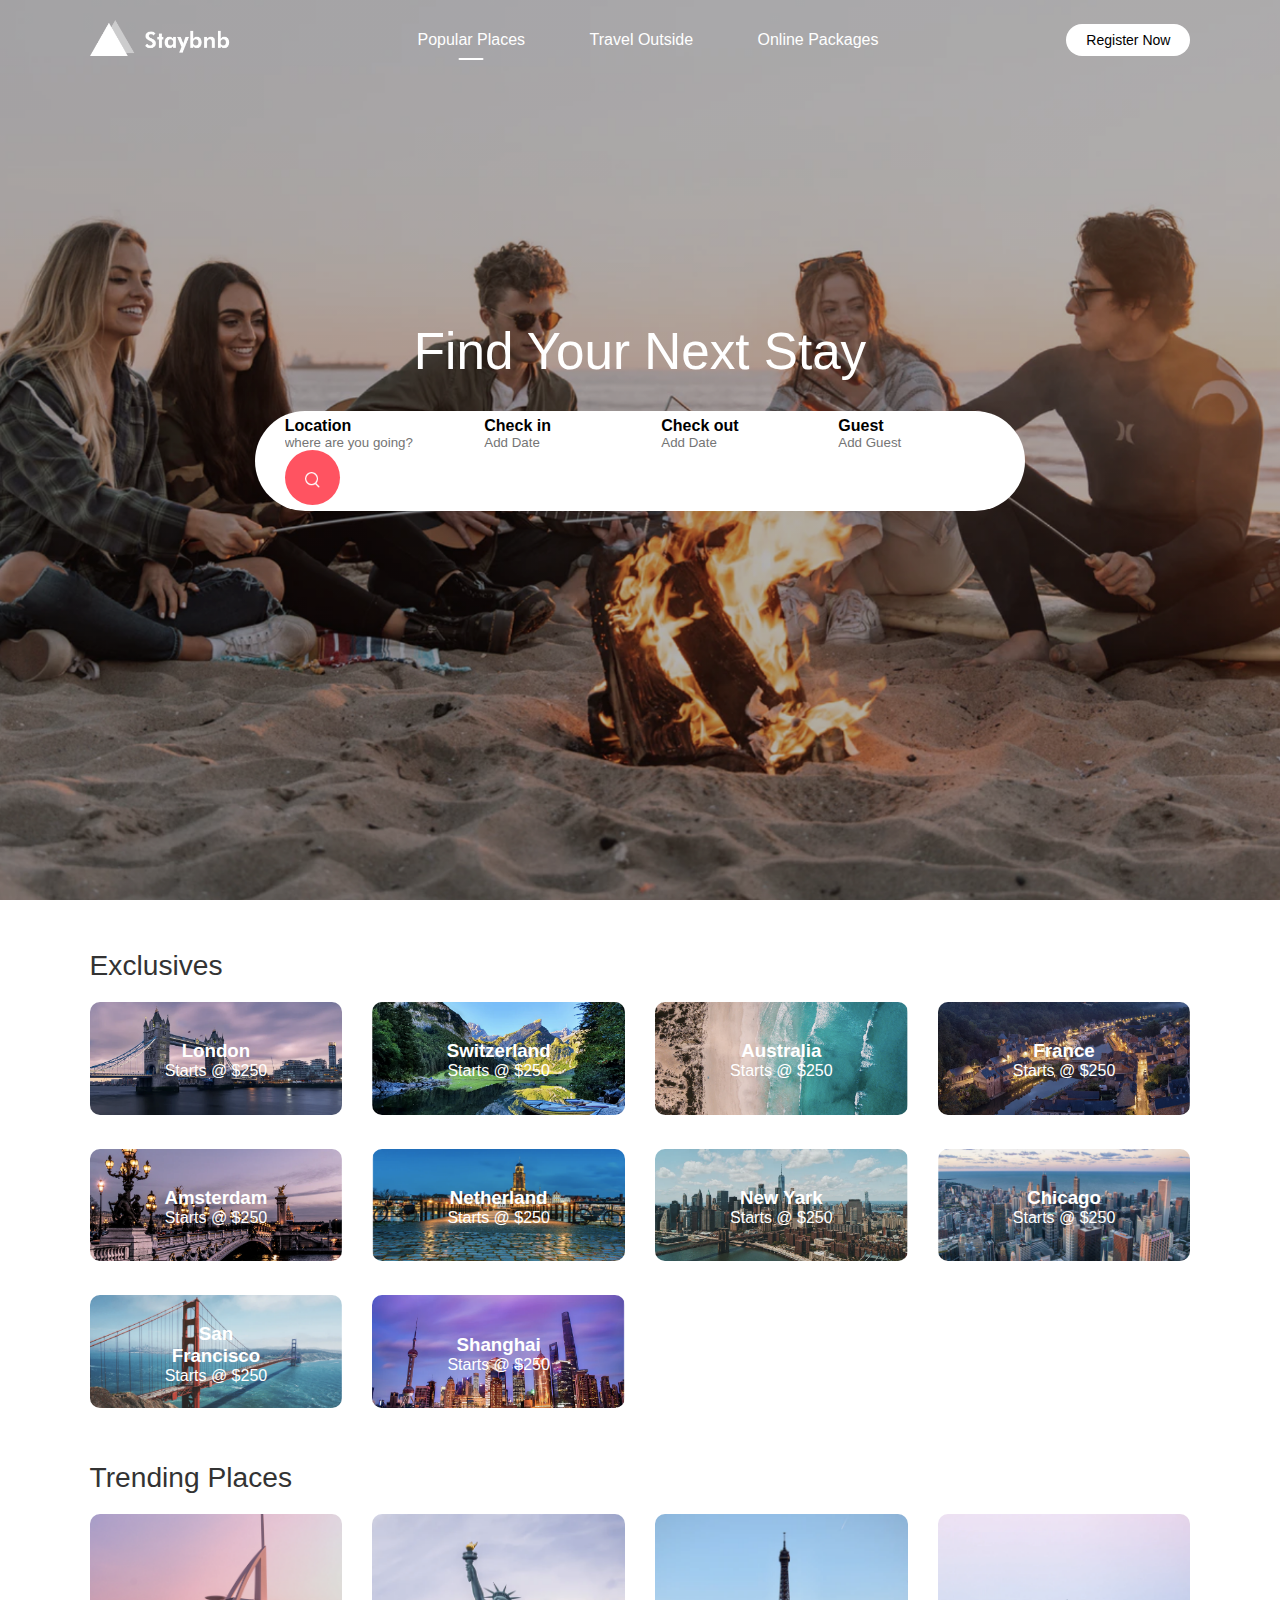
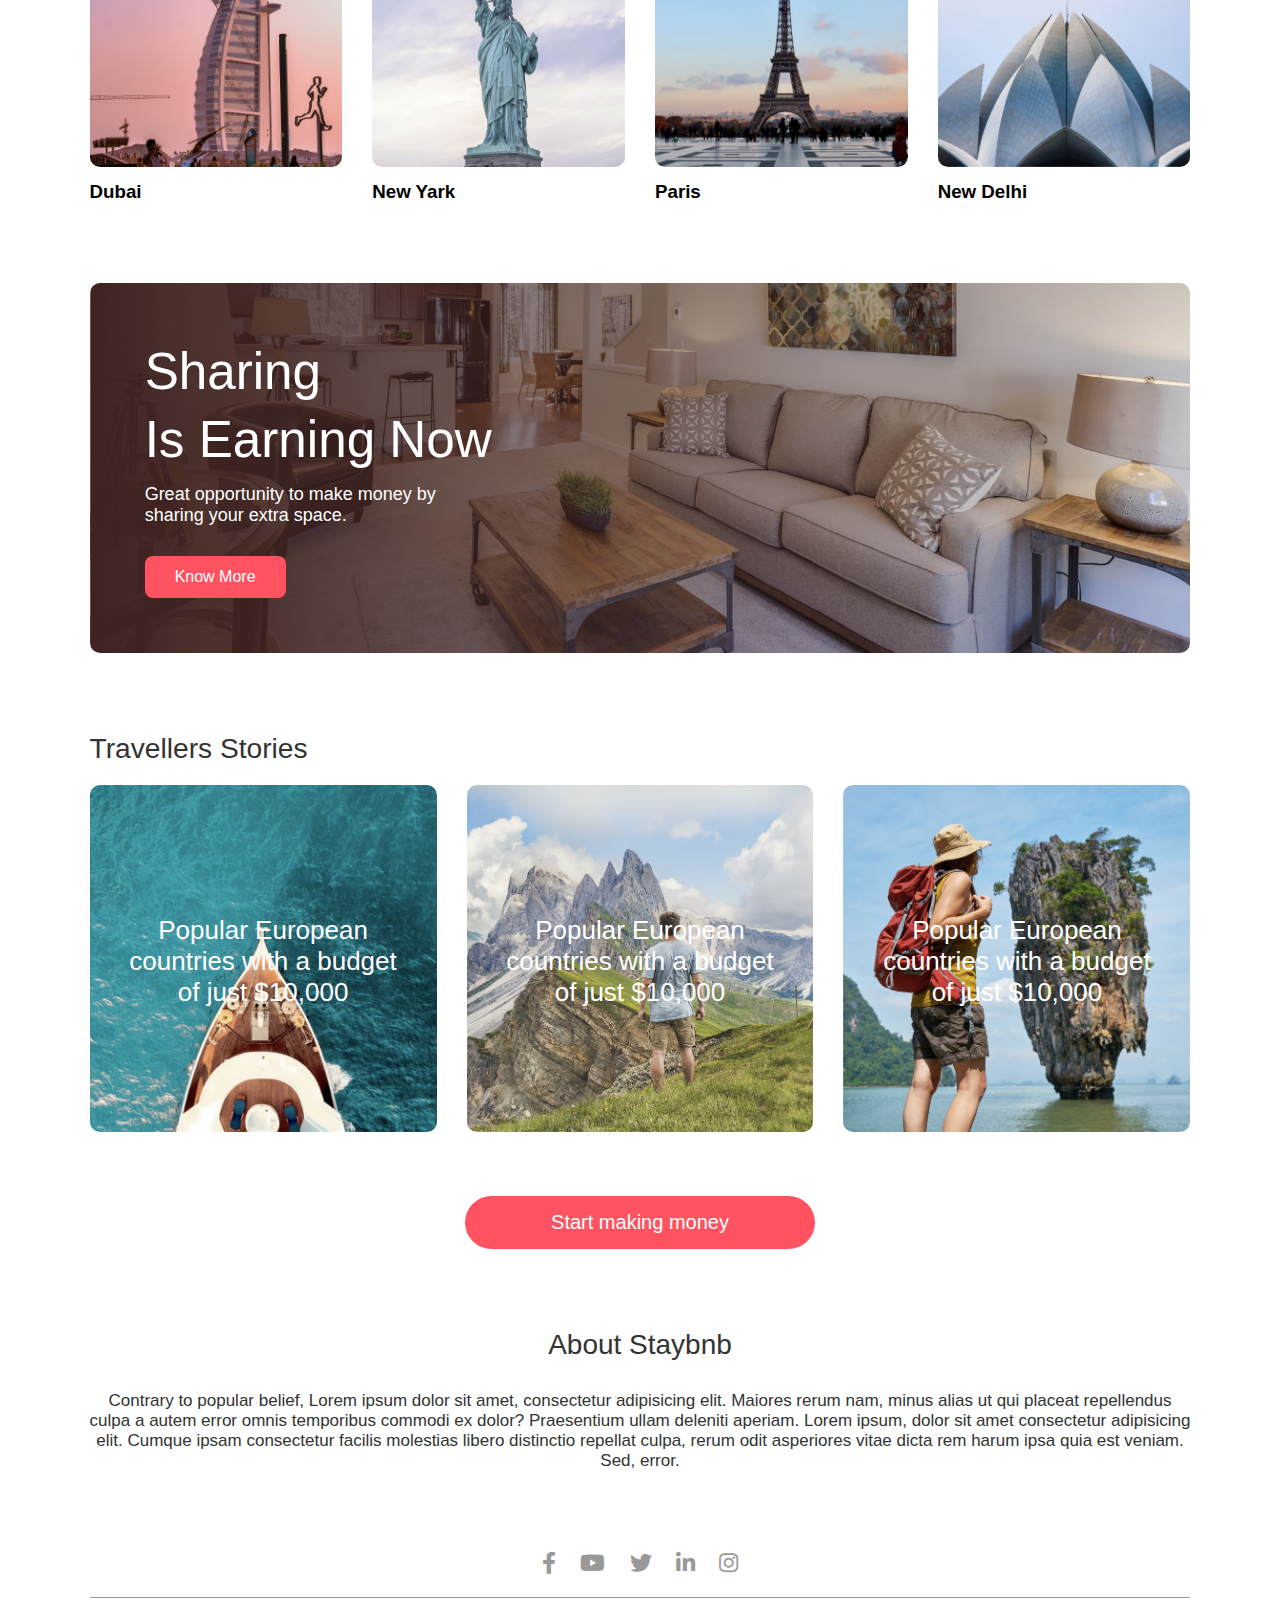
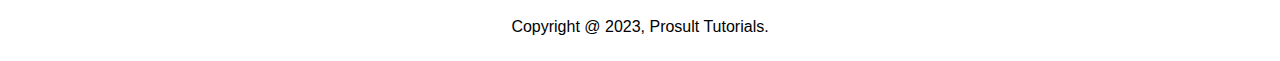
<file: index.html>
<!DOCTYPE html>
<html lang="en">
<head>
    <meta name="viewport" content="width=device-width, initial-scale=1.0">
    <title>Staybnb - Prosult Tutorials</title>
    <link rel="stylesheet" href="styles.css">
    <link href="https://cdnjs.cloudflare.com/ajax/libs/font-awesome/5.13.0/css/all.min.css" rel="stylesheet">
</head>
<body>
    <div class="header">
        <nav id="navBar">
            <a href="index.html">
                <img src="images/logo.png" class="logo">
            </a>
            <ul class="nav-links">
                <li><a href="house.html" class="active">Popular Places</a></li>
                <li><a href="#">Travel Outside</a></li>
                <li><a href="listing.html">Online Packages</a></li>
            </ul>
            <a href="#" class="register-btn">Register Now</a>
            <i class="fab fa-bars" class="togglebtn()"></i>
        </nav>
        <div class="container">
            <h1>Find Your Next Stay</h1>
            <div class="search-bar">
                <form>
                    <div class="location-input">
                        <label>Location</label>
                        <input type="text" placeholder="where are you going?">
                    </div>
                    <div>
                        <label>Check in</label>
                        <input type="text" placeholder="Add Date">
                    </div>
                    <div>
                        <label>Check out</label>
                        <input type="text" placeholder="Add Date">
                    </div>
                    <div>
                        <label>Guest</label>
                        <input type="text" placeholder="Add Guest">
                    </div>
                    <button type="submit"><img src="images/search.png"></button>
                </form>
            </div>
        </div>
    </div>
    <div class="container">
        <h2 class="sub-title">Exclusives</h2>
        <div class="exclusives">
            <div>
                <img src="images/image-1.png">
                <span>
                    <h3>London</h3>
                    <p>Starts @ $250</p>
                </span>
            </div>
            <div>
                <img src="images/image-2.png">
                <span>
                    <h3>Switzerland</h3>
                    <p>Starts @ $250</p>
                </span>
            </div>
            <div>
                <img src="images/image-3.png">
                <span>
                    <h3>Australia</h3>
                    <p>Starts @ $250</p>
                </span>
            </div>
            <div>
                <img src="images/image-4.png">
                <span>
                    <h3>France</h3>
                    <p>Starts @ $250</p>
                </span>
            </div>
            <div>
                <img src="images/image-5.png">
                <span>
                    <h3>Amsterdam</h3>
                    <p>Starts @ $250</p>
                </span>
            </div>
            <div>
                <img src="images/image-6.png">
                <span>
                    <h3>Netherland</h3>
                    <p>Starts @ $250</p>
                </span>
            </div>
            <div>
                <img src="images/image-7.png">
                <span>
                    <h3>New Yark</h3>
                    <p>Starts @ $250</p>
                </span>
            </div>
            <div>
                <img src="images/image-8.png">
                <span>
                    <h3>Chicago</h3>
                    <p>Starts @ $250</p>
                </span>
            </div>
            <div>
                <img src="images/image-9.png">
                <span>
                    <h3>San Francisco</h3>
                    <p>Starts @ $250</p>
                </span>
            </div>
            <div>
                <img src="images/image-10.png">
                <span>
                    <h3>Shanghai</h3>
                    <p>Starts @ $250</p>
                </span>
            </div>
        </div>

        <h2 class="sub-title">Trending Places</h2>
        <div class="trending">
            <div>
                <img src="images/dubai.png">
                <h3>Dubai</h3>
            </div>
            <div>
                <img src="images/new-york.png">
                <h3>New Yark</h3>
            </div>
            <div>
                <img src="images/paris.png">
                <h3>Paris</h3>
            </div>
            <div>
                <img src="images/new-delhi.png">
                <h3>New Delhi</h3>
            </div>
        </div>

        <div class="cta">
            <h3>Sharing <br>Is Earning Now</h3>
            <p>Great opportunity to make money by <br>sharing your extra space.</p>
            <a href="#" class="cta-btn">Know More</a>
        </div>

        <h2 class="sub-title">Travellers Stories</h2>
        <div class="stories">
            <div>
                <img src="images/story-1.png">
                <p>Popular European countries with a budget of just $10,000</p>
            </div>
            <div>
                <img src="images/story-2.png">
                <p>Popular European countries with a budget of just $10,000</p>
            </div>
            <div>
                <img src="images/story-3.png">
                <p>Popular European countries with a budget of just $10,000</p>
            </div>
        </div>
        <a href="#" class="start-btn">Start making money</a>

        <div class="about-msg">
            <h2>About Staybnb</h2>
            <p>Contrary to popular belief, Lorem ipsum dolor sit amet, consectetur adipisicing elit. 
                Maiores rerum nam, minus alias ut qui placeat repellendus culpa a autem error omnis temporibus commodi ex dolor? 
                Praesentium ullam deleniti aperiam. Lorem ipsum, dolor sit amet consectetur adipisicing elit. 
                Cumque ipsam consectetur facilis molestias libero distinctio repellat culpa, 
                rerum odit asperiores vitae dicta rem harum ipsa quia est veniam. Sed, error.</p>
        </div>

        <div class="footer">
            <a href="https://facebook.com"><i class="fab fa-facebook-f"></i></a>
            <a href="https://youtube.com"><i class="fab fa-youtube"></i></a>
            <a href="https://twitter.com"><i class="fab fa-twitter"></i></i></a>
            <a href="https://linkedin.com"><i class="fab fa-linkedin-in"></i></a>
            <a href="https://instagram.com"><i class="fab fa-instagram"></i></a>
            <hr>
            <p>Copyright @ 2023, Prosult Tutorials.</p>
        </div>

    </div>

    <script>
        var navBar = document.getElementById("navBar");
        function togglebtn(){
            navBar.classList.toggle("hidemenu");
        }
    </script>


</body>
</html>
</file>
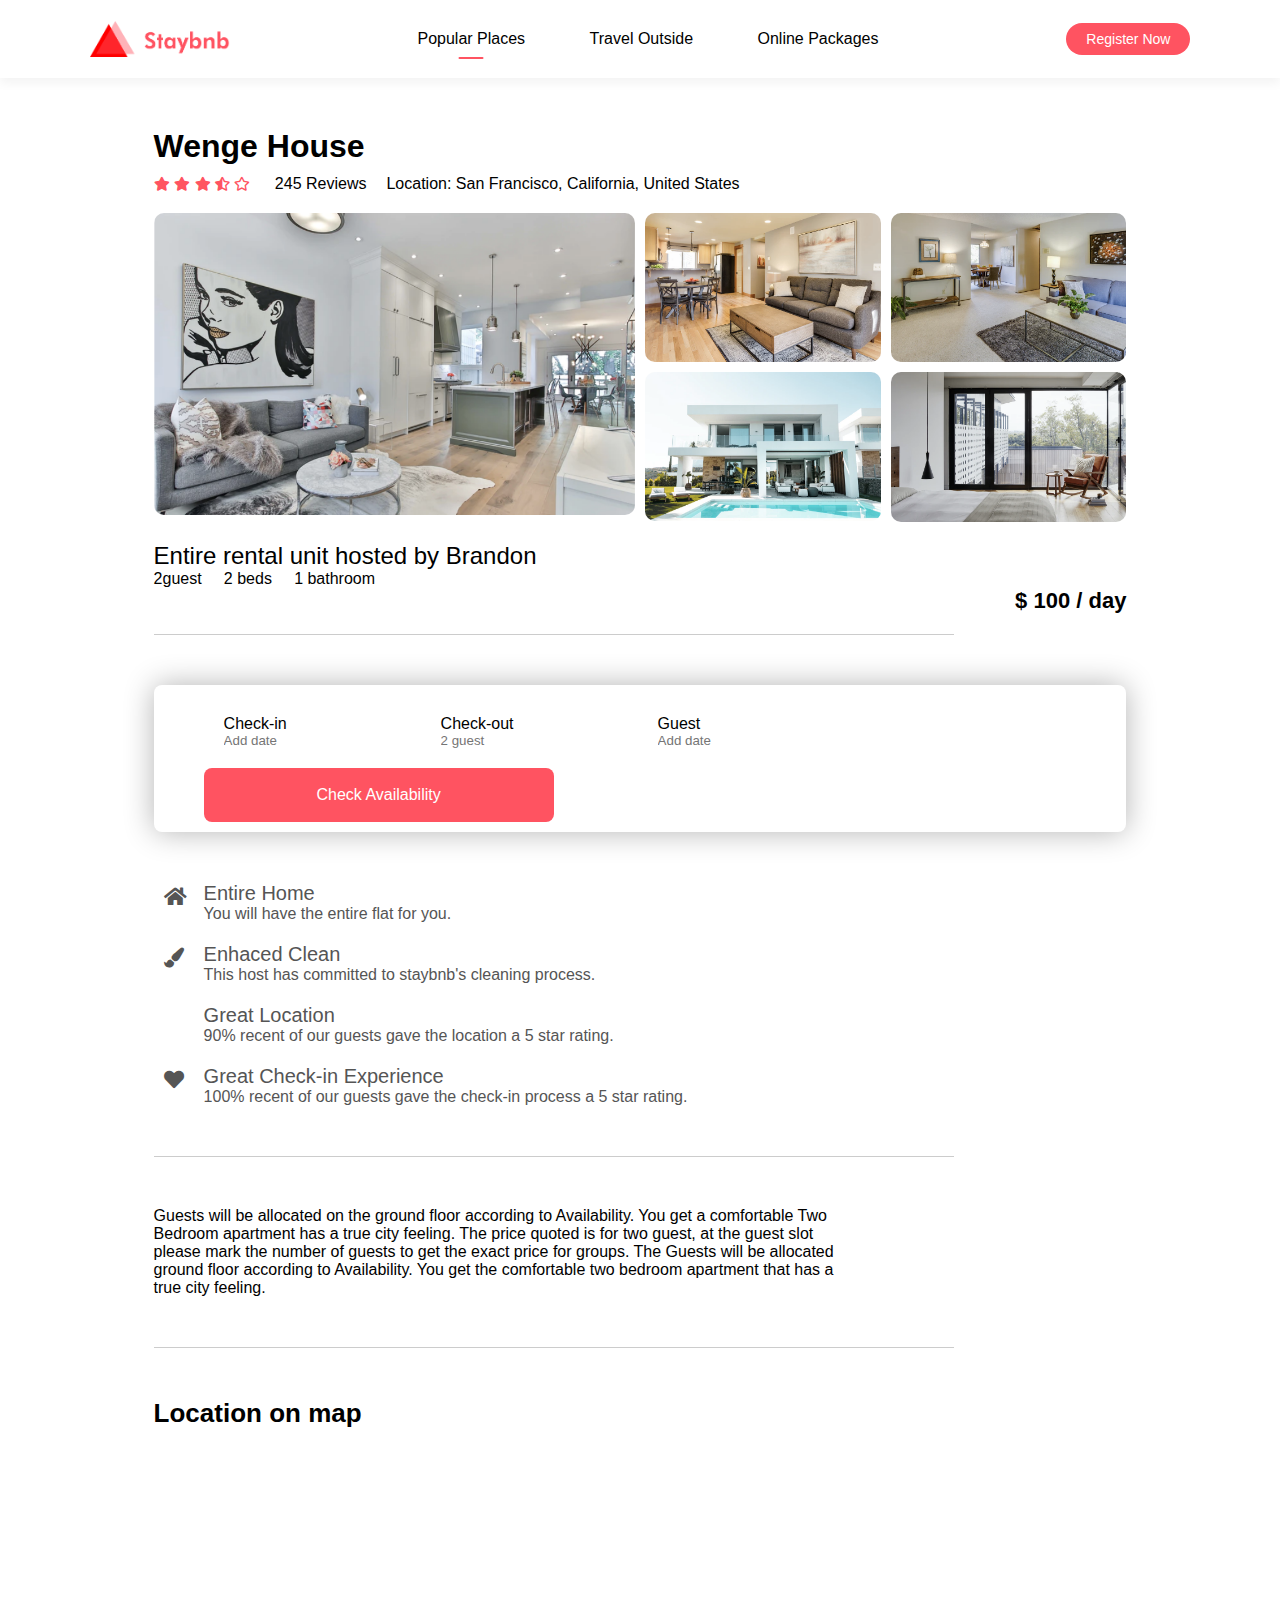
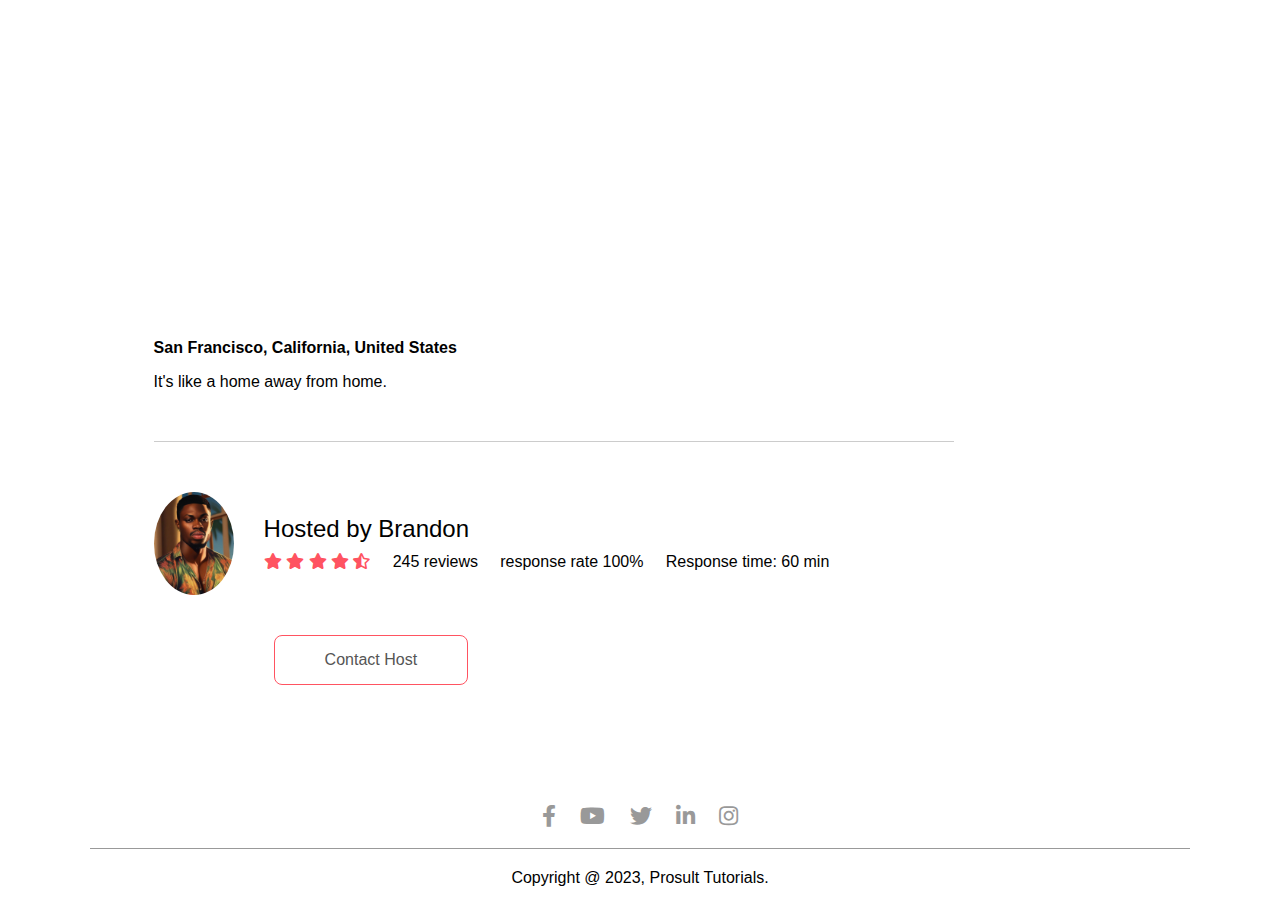
<file: house.html>
<html lang="en">
<head>
    <meta name="viewport" content="width=device-width, initial-scale=1.0">
    <title>House Details Page - Prosult Tutorials</title>
    <link rel="stylesheet" href="styles.css">
    
    <link href="https://cdnjs.cloudflare.com/ajax/libs/font-awesome/5.13.0/css/all.min.css" rel="stylesheet">
</head>
<body>
    <nav id="navBar" class="navbar-white">
        <a href="index.html">
            <img src="images/logo-red.png" class="logo">
        </a>
        <ul class="nav-links">
            <li><a href="house.html" class="active">Popular Places</a></li>
            <li><a href="#">Travel Outside</a></li>
            <li><a href="listing.html">Online Packages</a></li>
        </ul>
        <a href="#" class="register-btn">Register Now</a>
        <i class="fab fa-bars" class="togglebtn()"></i>
    </nav>
    <div class="house-details">
        <div class="house-title">
            <h1>Wenge House</h1>
            <div class="row">
                <div>
                    <i class="fas fa-star"></i>
                    <i class="fas fa-star"></i>
                    <i class="fas fa-star"></i>
                    <i class="fas fa-star-half-alt"></i>
                    <i class="far fa-star"></i>
                    <span>245 Reviews</span>
                </div>
                <div>
                    <p>Location: San Francisco, California, United States</p>
                </div>
            </div>
        </div>
        <div class="gallery">
            <div class="gallery-img-1"><img src="images/house-1.png"></div>
            <div><img src="images/house-2.png"></div>
            <div><img src="images/house-3.png"></div>
            <div><img src="images/house-4.png"></div>
            <div><img src="images/house-5.png"></div>
        </div>
        <div class="small-details">
            <h2>Entire rental unit hosted by Brandon</h2>
            <p>2guest &nbsp; &nbsp; 2 beds &nbsp; &nbsp; 1 bathroom</p>
            <h4>$ 100 / day</h4>
        </div>
        <hr class="line">
        <form class="check-form">
            <div>
                <label>Check-in</label>
                <input type="text" placeholder="Add date">
            </div>
            <div>
                <label>Check-out</label>
                <input type="text" placeholder="2 guest">
            </div>
            <div class="guest-field">
                <label>Guest</label>
                <input type="text" placeholder="Add date">
            </div>
            <button type="submit">Check Availability</button>
        </form>

        <ul class="Details-list">
            <li><i class="fas fa-home"></i>Entire Home
                <span>You will have the entire flat for you.</span>
            </li>
            <li><i class="fas fa-paint-brush"></i>Enhaced Clean
                <span>This host has committed to staybnb's cleaning process.</span>
            </li>
            <li><i class="fas fa-map-market-alt"></i>Great Location
                <span>90% recent of our guests gave the location a 5 star rating.</span>
            </li>
            <li><i class="fas fa-heart"></i>Great Check-in Experience
                <span>100% recent of our guests gave the check-in process a 5 star rating.</span>
            </li>
        </ul>

        <hr class="line">

        <p class="home-desc">Guests will be allocated on the ground floor according to Availability. You get a comfortable Two Bedroom
        apartment has a true city feeling. The price quoted is for two guest, at the guest slot please mark the number of guests to get
        the exact price for groups. The Guests will be allocated ground floor according to Availability. You get the comfortable two bedroom apartment
        that has a true city feeling.</p>
        <hr class="line">

        <div class="map">
            <h3>Location on map</h3>
            <iframe src="https://www.google.com/maps/embed?pb=!1m18!1m12!1m3!1d15820.111335896887!2d-1.94135105686383!3d7.
            571944231718257!2m3!1f0!2f0!3f0!3m2!1i1024!2i768!4f13.1!3m3!1m2!1s0xfda8f1be342c8ff%3A0xb90734ad298cfe07!2sTechiman%20Senior%20High%20School
            !5e0!3m2!1sen!2sgh!4v1700489860373!5m2!1sen!2sgh" width="600" height="450" style="border:0;" allowfullscreen="" loading="lazy"
             referrerpolicy="no-referrer-when-downgrade"></iframe>
            <b>San Francisco, California, United States</b>
            <p>It's like a home away from home.</p>
        </div>

        <hr class="line">

        <div class="host">
            <img src="images/host.jpg">
            <div>
                <h2>Hosted by Brandon</h2>
                <p><span>
                    <i class="fas fa-star"></i>
                    <i class="fas fa-star"></i>
                    <i class="fas fa-star"></i>
                    <i class="fas fa-star"></i>
                    <i class="fas fa-star-half-alt"></i>
                </span>&nbsp; &nbsp; 245 reviews &nbsp; &nbsp; response rate 100% &nbsp; &nbsp;
                Response time: 60 min</p>
            </div>
        </div>
        <a href="#" class="contact-host">Contact Host</a>
    </div>
    <div class="container">
        <div class="footer">
            <a href="https://facebook.com"><i class="fab fa-facebook-f"></i></a>
            <a href="https://youtube.com"><i class="fab fa-youtube"></i></a>
            <a href="https://twitter.com"><i class="fab fa-twitter"></i></i></a>
            <a href="https://linkedin.com"><i class="fab fa-linkedin-in"></i></a>
            <a href="https://instagram.com"><i class="fab fa-instagram"></i></a>
            <hr>
            <p>Copyright @ 2023, Prosult Tutorials.</p>
        </div>
    </div>

    <script>
        var navBar = document.getElementById("navBar");
        function togglebtn(){
            navBar.classList.toggle("hidemenu");
        }
    </script>
</body>
</html>
</file>
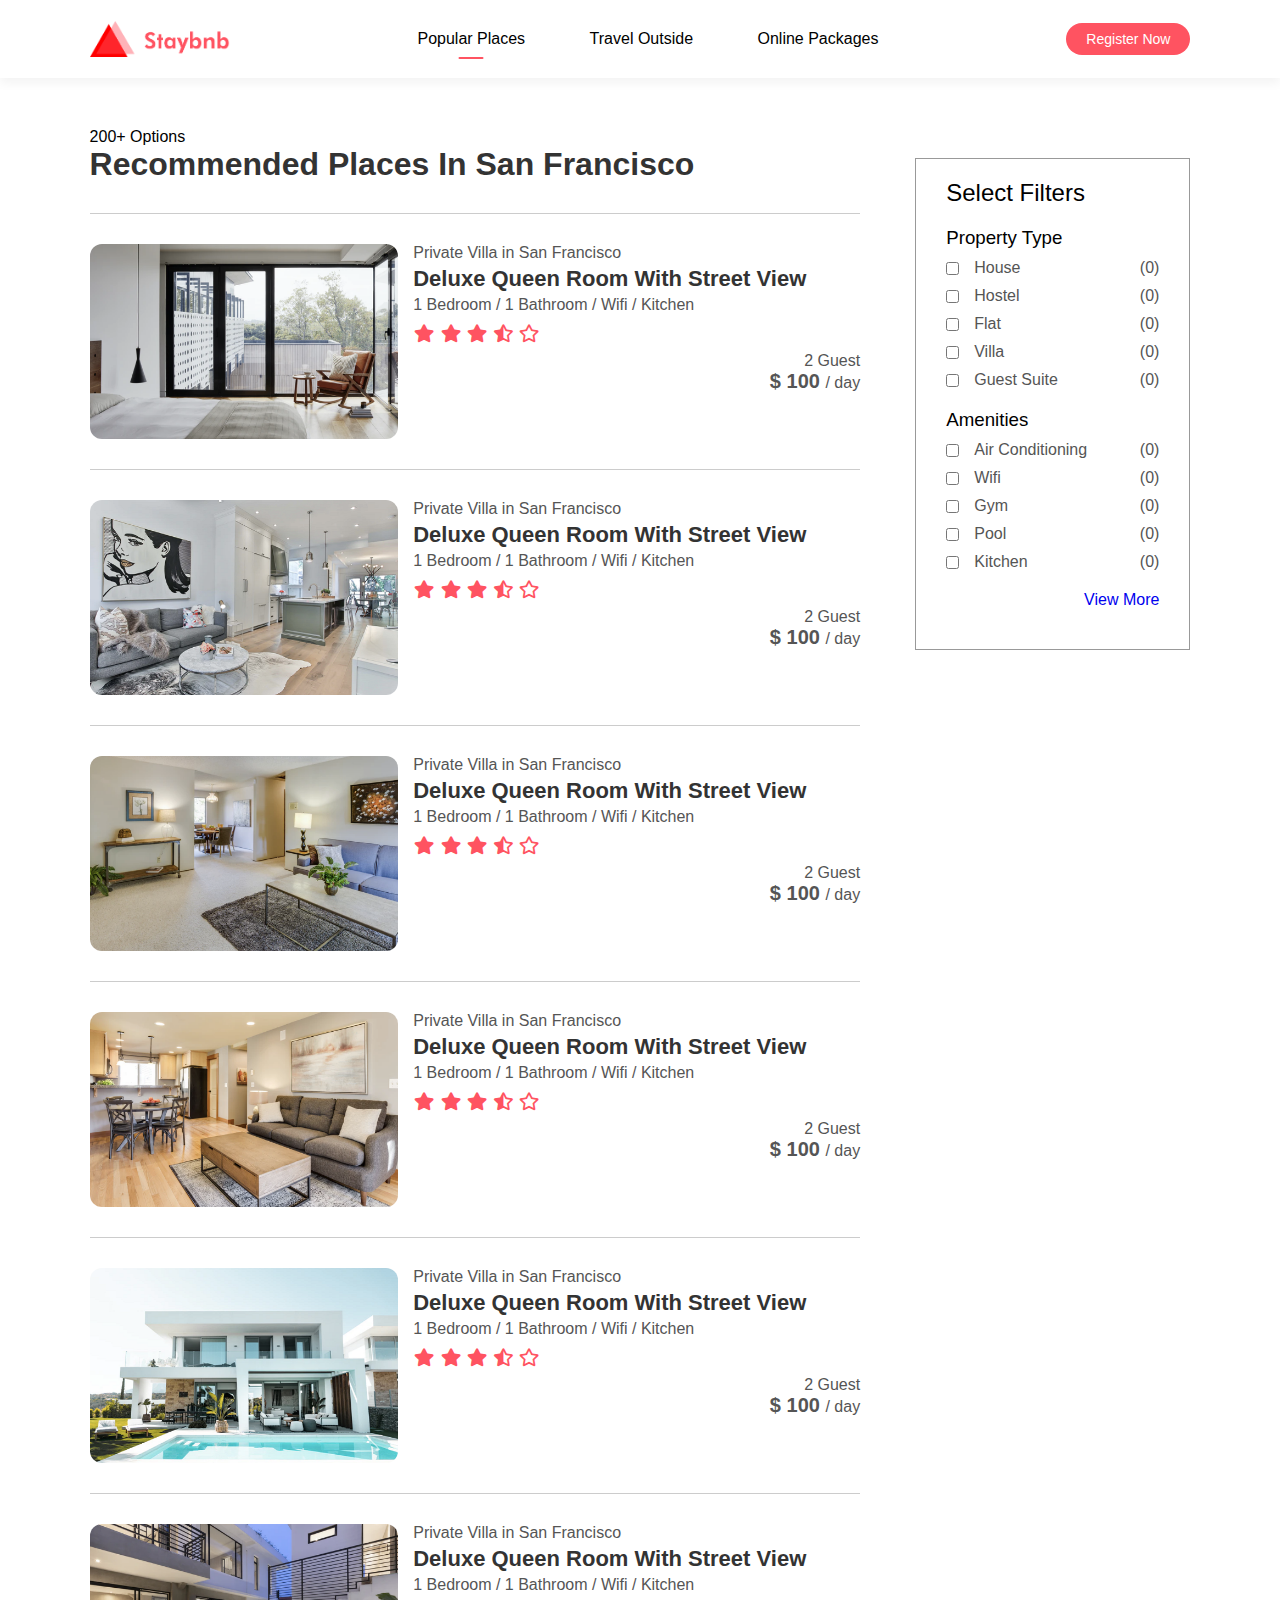
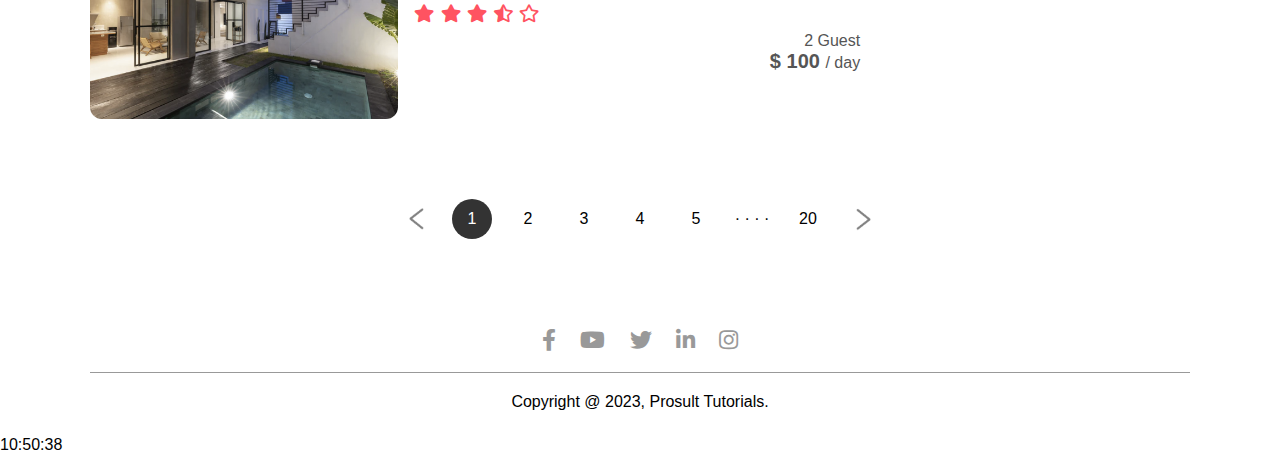
<file: listing.html>
<html lang="en">
<head>
    <meta name="viewport" content="width=device-width, initial-scale=1.0">
    <title>Listing Page - Prosult Tutorials</title>
    <link rel="stylesheet" href="styles.css">
    
    <link href="https://cdnjs.cloudflare.com/ajax/libs/font-awesome/5.13.0/css/all.min.css" rel="stylesheet">
</head>
<body>
    <nav id="navBar" class="navbar-white">
        <a href="index.html">
            <img src="images/logo-red.png" class="logo">
        </a>
        <ul class="nav-links">
            <li><a href="house.html" class="active">Popular Places</a></li>
            <li><a href="#">Travel Outside</a></li>
            <li><a href="#">Online Packages</a></li>
        </ul>
        <a href="#" class="register-btn">Register Now</a>
        <i class="fab fa-bars" class="togglebtn()"></i>
    </nav>

    <div class="container">

        <div class="list-container">
            <div class="left-col">
                <p>200+ Options</p>
                <h1>Recommended Places In San Francisco</h1>
                <div class="house">
                    <div class="house-img">
                        <img src="images/image-s1.png">
                    </div>
                    <div class="house-info">
                        <p>Private Villa in San Francisco</p>
                        <h3>Deluxe Queen Room With Street View</h3>
                        <p>1 Bedroom / 1 Bathroom / Wifi / Kitchen</p>
                        <i class="fas fa-star"></i>
                        <i class="fas fa-star"></i>
                        <i class="fas fa-star"></i>
                        <i class="fas fa-star-half-alt"></i>
                        <i class="far fa-star"></i>
                        <div class="house-price">
                            <p>2 Guest</p>
                            <h4>$ 100 <span>/ day</span></h4>
                        </div>
                    </div>
                </div>
                <div class="house">
                    <div class="house-img">
                        <img src="images/image-s2.png">
                    </div>
                    <div class="house-info">
                        <p>Private Villa in San Francisco</p>
                        <h3>Deluxe Queen Room With Street View</h3>
                        <p>1 Bedroom / 1 Bathroom / Wifi / Kitchen</p>
                        <i class="fas fa-star"></i>
                        <i class="fas fa-star"></i>
                        <i class="fas fa-star"></i>
                        <i class="fas fa-star-half-alt"></i>
                        <i class="far fa-star"></i>
                        <div class="house-price">
                            <p>2 Guest</p>
                            <h4>$ 100 <span>/ day</span></h4>
                        </div>
                    </div>
                </div>
                <div class="house">
                    <div class="house-img">
                        <img src="images/image-s3.png">
                    </div>
                    <div class="house-info">
                        <p>Private Villa in San Francisco</p>
                        <h3>Deluxe Queen Room With Street View</h3>
                        <p>1 Bedroom / 1 Bathroom / Wifi / Kitchen</p>
                        <i class="fas fa-star"></i>
                        <i class="fas fa-star"></i>
                        <i class="fas fa-star"></i>
                        <i class="fas fa-star-half-alt"></i>
                        <i class="far fa-star"></i>
                        <div class="house-price">
                            <p>2 Guest</p>
                            <h4>$ 100 <span>/ day</span></h4>
                        </div>
                    </div>
                </div>
                <div class="house">
                    <div class="house-img">
                        <img src="images/image-s4.png">
                    </div>
                    <div class="house-info">
                        <p>Private Villa in San Francisco</p>
                        <h3>Deluxe Queen Room With Street View</h3>
                        <p>1 Bedroom / 1 Bathroom / Wifi / Kitchen</p>
                        <i class="fas fa-star"></i>
                        <i class="fas fa-star"></i>
                        <i class="fas fa-star"></i>
                        <i class="fas fa-star-half-alt"></i>
                        <i class="far fa-star"></i>
                        <div class="house-price">
                            <p>2 Guest</p>
                            <h4>$ 100 <span>/ day</span></h4>
                        </div>
                    </div>
                </div>
                <div class="house">
                    <div class="house-img">
                        <img src="images/image-s5.png">
                    </div>
                    <div class="house-info">
                        <p>Private Villa in San Francisco</p>
                        <h3>Deluxe Queen Room With Street View</h3>
                        <p>1 Bedroom / 1 Bathroom / Wifi / Kitchen</p>
                        <i class="fas fa-star"></i>
                        <i class="fas fa-star"></i>
                        <i class="fas fa-star"></i>
                        <i class="fas fa-star-half-alt"></i>
                        <i class="far fa-star"></i>
                        <div class="house-price">
                            <p>2 Guest</p>
                            <h4>$ 100 <span>/ day</span></h4>
                        </div>
                    </div>
                </div>
                <div class="house">
                    <div class="house-img">
                        <img src="images/image-s6.png">
                    </div>
                    <div class="house-info">
                        <p>Private Villa in San Francisco</p>
                        <h3>Deluxe Queen Room With Street View</h3>
                        <p>1 Bedroom / 1 Bathroom / Wifi / Kitchen</p>
                        <i class="fas fa-star"></i>
                        <i class="fas fa-star"></i>
                        <i class="fas fa-star"></i>
                        <i class="fas fa-star-half-alt"></i>
                        <i class="far fa-star"></i>
                        <div class="house-price">
                            <p>2 Guest</p>
                            <h4>$ 100 <span>/ day</span></h4>
                        </div>
                    </div>
                </div>
            </div>
            <div class="right-col">
                <div class="sidebar">
                    <h2>Select Filters</h2>
                    <h3>Property Type</h3>
                    <div class="filter">
                        <input type="checkbox"> <p>House</p> <span>(0)</span>
                    </div>
                    <div class="filter">
                        <input type="checkbox"> <p>Hostel</p> <span>(0)</span>
                    </div>
                    <div class="filter">
                        <input type="checkbox"> <p>Flat</p> <span>(0)</span>
                    </div>
                    <div class="filter">
                        <input type="checkbox"> <p>Villa</p> <span>(0)</span>
                    </div>
                    <div class="filter">
                        <input type="checkbox"> <p>Guest Suite</p> <span>(0)</span>
                    </div>
                    <h3>Amenities</h3>
                    <div class="filter">
                        <input type="checkbox"> <p>Air Conditioning</p> <span>(0)</span>
                    </div>
                    <div class="filter">
                        <input type="checkbox"> <p>Wifi</p> <span>(0)</span>
                    </div>
                    <div class="filter">
                        <input type="checkbox"> <p>Gym</p> <span>(0)</span>
                    </div>
                    <div class="filter">
                        <input type="checkbox"> <p>Pool</p> <span>(0)</span>
                    </div>  <div class="filter">
                        <input type="checkbox"> <p>Kitchen</p> <span>(0)</span>
                    </div>

                    <div class="sidebar-link">
                        <a href="#">View More</a>
                    </div>
                </div>
            </div>
        </div>

        <div class="pagination">
            <img src="images/arrow.png">
            <span class="current">1</span>
            <span>2</span>
            <span>3</span>
            <span>4</span>
            <span>5</span>
            <span>&middot; &middot; &middot; &middot;</span>
            <span>20</span>
            <img src="images/arrow.png" class="right-arrow">
        </div>

        <div class="footer">
            <a href="https://facebook.com"><i class="fab fa-facebook-f"></i></a>
            <a href="https://youtube.com"><i class="fab fa-youtube"></i></a>
            <a href="https://twitter.com"><i class="fab fa-twitter"></i></i></a>
            <a href="https://linkedin.com"><i class="fab fa-linkedin-in"></i></a>
            <a href="https://instagram.com"><i class="fab fa-instagram"></i></a>
            <hr>
            <p>Copyright @ 2023, Prosult Tutorials.</p>
        </div>
    </div>

    <script>
        var navBar = document.getElementById("navBar");
        function togglebtn(){
            navBar.classList.toggle("hidemenu");
        }
    </script>

</body>
</html> 10:50:38
</file>
<file: styles.css>
*{
    margin: 0;
    padding: 0;
    box-sizing: border-box;
    font-family: 'poppins', sans-serif;
}
.header{
    min-height: 100vh;
    width: 100%;
    background-image: linear-gradient(rgba(0,0,0,0.3), rgba(0,0,0,0.3)),url(images/banner.png);
    background-size: cover;
    background-position: center;
}
nav{
   display: flex;
   align-items: center;
   justify-content: space-between;
   padding: 20px 7%; 
}
.logo{
    width: 140px;
    cursor: pointer;
}
.nav-links li{
    list-style: none;
    display: inline-block;
    margin: 10px 30px;
}
.nav-links li a{
    text-decoration: none;
    color: #fff;
}
.register-btn{
    background: #fff;
    color: #000;
    padding: 8px 20px;
    border-radius: 20px;
    text-decoration: none;
    font-size: 14px;
}
.container{
    padding: 0 7%;
}
.header h1{
    font-size: 4vw;
    font-weight: 500;
    color: #fff;
    text-align: center;
    padding-top: 22%;
}
.search-bar{
    background: #fff;
    width: 70%;
    margin: 30px auto;
    padding: 6px 10px 6px 30px;
    border-radius: 50px;
}
.search-bar form{
    display: flex;
    align-items: center;
    flex-wrap: wrap;
}
.search-bar form input{
    display: block;
    border: 0;
    outline: none;
    background: transparent;
}
.search-bar form button{
    background: #ff5361;
    width: 55px;
    height: 55px;
    border-radius: 50%;
    border: 0;
    outline: none;
    cursor: pointer;
}
.search-bar form button img{
    width: 15px;
    margin-top: 7px;
}
.location-input{
    flex: 1;
}
.search-bar form label{
    font-weight: 600;
}

/* ------------ exclusives -------------- */
.sub-title{
    margin: 50px 0 20px;
    font-size: 2.2vw;
    font-weight: 500;
    color: #333;
}
.exclusives{
    display: grid;
    grid-template-columns: repeat(auto-fit, minmax(200px, 1fr));
    grid-gap: 30px;
}
.exclusives div img{
    width: 100%;
    border-radius: 10px;
}
.exclusives div{
    position: relative;
}
.exclusives div span{
    position: absolute;
    top: 50%;
    left: 50%;
    transform: translate(-50%,-50%);
    text-align: center;
    color: #fff;
}

/* --------------------- Trending Places ------------------- */
.trending{
    display: grid;
    grid-template-columns: repeat(auto-fit, minmax(200px, 1fr));
    grid-gap: 30px;
    margin-bottom: 30px;
}
.trending div img{
    width: 100%;
    border-radius: 10px;
}
.trending h3{
    font-weight: 600;
    margin-top: 10px;
}
/* -------------- Call to Action ------------------ */
.cta{
    margin: 80px 0;
    background-image: linear-gradient(to right, #3f2321, transparent),url(images/banner-2.png);
    background-size: cover;
    background-position: center;
    border-radius: 10px;
    padding: 5%;
    color: #fff;
}
.cta h3{
    font-size: 4vw;
    line-height: 5.3vw;
    font-weight: 500;
}
.cta p{
    font-size: 18px;
    margin: 10px 0;
}
.cta-btn{
    background: #ff5361;
    color: #fff;
    text-decoration: none;
    padding: 12px 30px;
    border-radius: 8px;
    margin-top: 20px;
    display: inline-block;
}

/* ---------------- Travellers Stories ----------------- */
.stories{
    display: grid;
    grid-template-columns: repeat(auto-fit, minmax(200px, 1fr));
    grid-gap: 30px;
    margin-bottom: 30px;
}
.stories div img{
    width: 100%;
    border-radius: 10px;
}
.stories div{
    position: relative;
    text-align: center;
}
.stories p{
    width: 80%;
    position: absolute;
    top: 50%;
    left: 50%;
    transform: translate(-50%,-50%);
    color: #fff;
    font-size: 26px;
}
.start-btn{
    text-decoration: none;
    background: #ff5361;
    color: #fff;
    width: 80%;
    max-width: 350px;
    display: block;
    text-align: center;
    margin: 60px auto;
    padding: 15px;
    border-radius: 30px;
    font-size: 20px;
}

/* -------------------- about-msg ------------------- */
.about-msg{
    text-align: center;
    margin: 80px 0;
    color: #333;
    font-size: 17px;
}
.about-msg h2{
    font-size: 28px;
    margin-bottom: 30px;
    font-weight: 500;
}
/* ----------- Footer --------------- */
.footer{
    margin: 80px 0 10px;
    text-align: center;
}
.footer a{
    text-decoration: none;
    color: #999;
    font-size: 22px;
    margin: 0 10px;
}
.footer hr{
    background: #999;
    height: 1px;
    width: 100%;
    border: 0;
    margin: 20px 0;
}
.footer p{
    padding-bottom: 15px;
}
.active{
    position: relative;
}
.active::after{
    content: '';
    background: #fff;
    width: 25px;
    height: 2px;
    position: absolute;
    left: 50%;
    transform: translateX(-50%);
    bottom: -12px;
    border-radius: 2px;
}
nav .fa-bars{
    display: none;
}
/* =----------- for small screen devices ------------ */
@media only screen and (max-width: 700px){

    .logo{
        position: fixed;
        top: 4%;
        left: 7%;
    }
    nav{
        position: fixed;
        top: 0;
        z-index: 100;
        display: inline-block;
        width: 100%;
        padding: 100px 7% 0;
        background: #000;
        text-align: right;
        max-height: 100px;
        overflow: hidden;
        transition: max-height 0.5s;
    }
    nav .nav-links li{
        margin: 10px 0;
        display: block;
    }
    .register-btn{
        margin: 15px 0 30px;
        display: inline-block;
    }
    nav .ba-bars{
        display: block;
        position: fixed;
        top: 4%;
        right: 7%;
        color: #fff;
        font-size: 28px;
    }
    .active::after{
        left: -40px;
        transform: translate(0, 50%);
        bottom: 50%;
    }
    .hidemenu{
        max-height: 300px;
    }
    .header h1{
        padding-top: 200px;
        font-size: 7vw;
    }
    .search-bar{
        width: 90%;
        margin: 30px auto;
        padding: 20px 10px 30px;
        border-radius: 5px;
        position: relative;
    }
    .search-bar form{
        display: block;
    }
    .search-bar form input{
        border-bottom: 1px solid #ddd;
        width: 100%;
        margin-bottom: 20px;
        margin-top: 10px;
        padding-bottom: 10px;
    }
    .search-bar form button{
        position: absolute;
        bottom: 0;
        left: 50%;
        transform: translate(-50%, 50%);
    }
    .sub-title{
        font-size: 6vw;
    }
    .cta{
        padding: 15% 5%;
    }
    .cta h3{
        font-size: 7vw;
        line-height: 8vw;
    }
    .cta p{
        font-size: 14px;
    }
    .cta-btn{
        padding: 6px 15px;
        border-radius: 4px;
        margin-top: 10px;
        font-size: 14px;
    }
    .stories p{
        font-size: 22px;
    }
    .about-msg{
        font-size: 15px;
    }
}

/* ------------ listing page ---------------- */

.navbar-white{
    background: #fff;
    box-shadow: 0 5px 10px rgba(0,0,0,0.05);
}
.navbar-white .nav-links li a{
    color: #000;
}
.navbar-white .register-btn{
    background: #ff5361;
    color: #fff;
}
nav .navbar-white .fa-bars{
    color: #000;
}
.navbar-white .active::after{
    background: #ff5361;
}
.list-container{
    margin-top: 50px;
    display: flex;
    flex-wrap: wrap;
    justify-content: space-between;
}
.left-col{
    flex-basis: 70%;
}
.right-col{
    flex-basis: 25%;
}
.left-col h1{
    color: #333;
    font-weight: 600;
    margin-bottom: 30px;
}
.house{
    display: flex;
    justify-content: space-between;
    flex-wrap: wrap;
    padding: 30px 0;
    border-top: 1px solid #ccc;
}
.house-img{
    flex-basis: 40%;
}
.house-info{
    flex-basis: 58%;
    color: #555;
}
.house-img img{
    width: 100%;
    border-radius: 12px;
}
.house-info h3{
    font-weight: 600;
    color: #333;
    font-size: 22px;
    margin: 4px 0;
}
.house-info i{
    color: #ff5361;
    font-size: 18px;
    margin: 10px 1px;
}
.house-price{
    text-align: right;
}
.house-price h4{
    font-size: 20px;
}
.house-price h4 span{
    font-size: 16px;
    font-weight: 500;
}
.sidebar{
    border: 1px solid #999;
    padding: 20px 30px;
    margin-top: 30px;
}
.sidebar h2{
    font-weight: 500;
}
.sidebar h3{
    font-weight: 500;
    margin: 20px 0 10px;
}
.filter{
    display: flex;
    align-items: center;
    color: #555;
    margin-bottom: 10px;
}
.filter p{
    flex: 1;
}
.filter input{
    margin-right: 15px;
    cursor: pointer;
}
.sidebar-link{
    text-align: right;
    margin: 20px 0;
}
.sidebar-link a{
    text-decoration: none;
}
.pagination{
    display: flex;
    align-items: center;
    justify-content: center;
    margin: 40px 0;
}
.pagination img{
    width: 15px;
    margin: 10px 20px;
}
.right-arrow{
    transform: rotate(180deg);
}
.pagination span{
    margin: 10px 8px;
    width: 40px;
    height: 40px;
    line-height: 40px;
    text-align: center;
    border-radius: 50%;
    cursor: pointer;
}
.pagination .current{
    background: #333;
    color: #fff;
}

/* ------------ small screen for listing page --------------- */

@media only screen and (max-width: 700px){
    .list-container{
        margin-top: 150px;
    }
    .left-col, .right-col, .house-img, .house-info{
        flex-basis: 100%;
    }
    .left-col h1{
        font-size: 22px;
    }
    .house-info h3{
        font-size: 18px;
    }
    .house-info i{
        font-size: 16px;
    }
    .pagination span{
        margin: 10px 2px;
        width: 30px;
        height: 30px;
        line-height: 30px;
        font-size: 12px;
    }
}


/* ---------------------- house-details page ----------------- */
.house-details{
    padding: 0 12%;
}
.house-title{
    margin-top: 50px;
}
.house-title h1{
    font-weight: 600;
}
.house-title .row{
    display: flex;
    flex-wrap: wrap;
    align-items: center;
    margin: 10px 0;
}
.house-title span{
    margin: 0 20px;
}
.house-title i{
    color: #ff5361;
    font-size: 14px;
}
.gallery{
    display: grid;
    grid-gap: 10px;
    grid-template-areas: 'first first . .' 'first first . .';
    margin: 20px 0;
}

.gallery div img{
    width: 100%;
    display: flex;
    border-radius: 10px;
}
.gallery-img-1{
    width: 100%;
    grid-area: first;
}
.small-details h2{
    font-weight: 500;
}
.small-details h4{
    text-align: right;
    font-size: 22px;
}
.line{
    border: 0;
    height: 1px;
    background: #ccc;
    width: 100%;
    max-width: 800px;
    margin: 20px 0 50px;
}
.check-form{
    margin: 30px 0;
    background: #fff;
    box-shadow: 0 0 30px rgba(0,0,0,0.3);
    border-radius: 8px;
    display: flex;
    flex-wrap: wrap;
    align-items: center;
    padding: 10px 50px;
}
.check-form label{
    display: block;
}
.check-form div{
    padding: 20px;
}
.check-form input{
    background: transparent;
    border: 0;
    outline: none;
}
.check-form button{
    background: #ff5361;
    border: 0;
    outline: none;
    color: #fff;
    padding: 18px;
    width: 350px;
    border-radius: 8px;
    font-size: 16px;
}
.guest-field{
    flex: 1;
}
.details-list{
    list-style: none;
    margin: 50px 0;
}
.details-list li{
    margin-left: 50px;
    font-size: 20px;
    font-weight: 500;
    margin-bottom: 20px;
    color: #555;
    position: relative;
}
.details-list li span{
    display: block;
    font-weight: 400;
    font-size: 16px;
}
.details-list li i{
    position: absolute;
    top: 5px;
    left: -40px;
}
.home-desc{
    max-width: 700px;
    margin-bottom: 50px;
}
.map{
    margin: 50px 0;
}
.map iframe{
    width: 100%;
    margin-bottom: 30px;
}
.map h3{
    font-size: 26px;
    font-family: 500;
    margin-bottom: 30px;
}
.map b{
    display: block;
    margin-bottom: 16px;
}
.host{
    display: flex;
    align-items: center;
}
.host img{
    width: 80px;
    border-radius: 50%;
    margin-right: 30px;
}
.host h2{
    margin-bottom: 10px;
    font-weight: 500;
}
.host i{
    color: #ff5361;
}
.contact-host{
    display: inline-block;
    margin: 40px 0 40px 120px;
    text-decoration: none;
    color: #555;
    padding: 15px 50px;
    border: 1px solid #ff5361;
    border-radius: 8px;
}
/* ---------------- media query for house details page --------------- */
@media only screen and (max-width: 700px){
    .house-details{
        margin-top: 150px;
    }
    .row p{
        margin-top: 10px;
    }
    .gallery{
        grid-template-areas: 'first first' '. .' '. .';
    }
    .small-details h2{
        font-size: 20px;
        margin-top: 24px;
    }
    .small-details h4{
        text-align: left;
        margin: 10px 0;
        font-size: 18px;
    }
    .check-form{
        padding: 10px 30px;
    }
    .check-form div{
        padding: 20px 0;
        width: 100%;
    }
    .check-form input{
        border-bottom: 1px solid #ccc;
        width: 10%;
        padding-bottom: 5px;
    }
    .check-form button{
        font-size: 14px;
        margin-top: 10px;
        margin-bottom: 15px;
        border-radius: 4px;
    }
    .host{
        display: block;
        line-height: 28px;
    }
    .contact-host{
        margin: 40px 0;
    }
}
</file>
